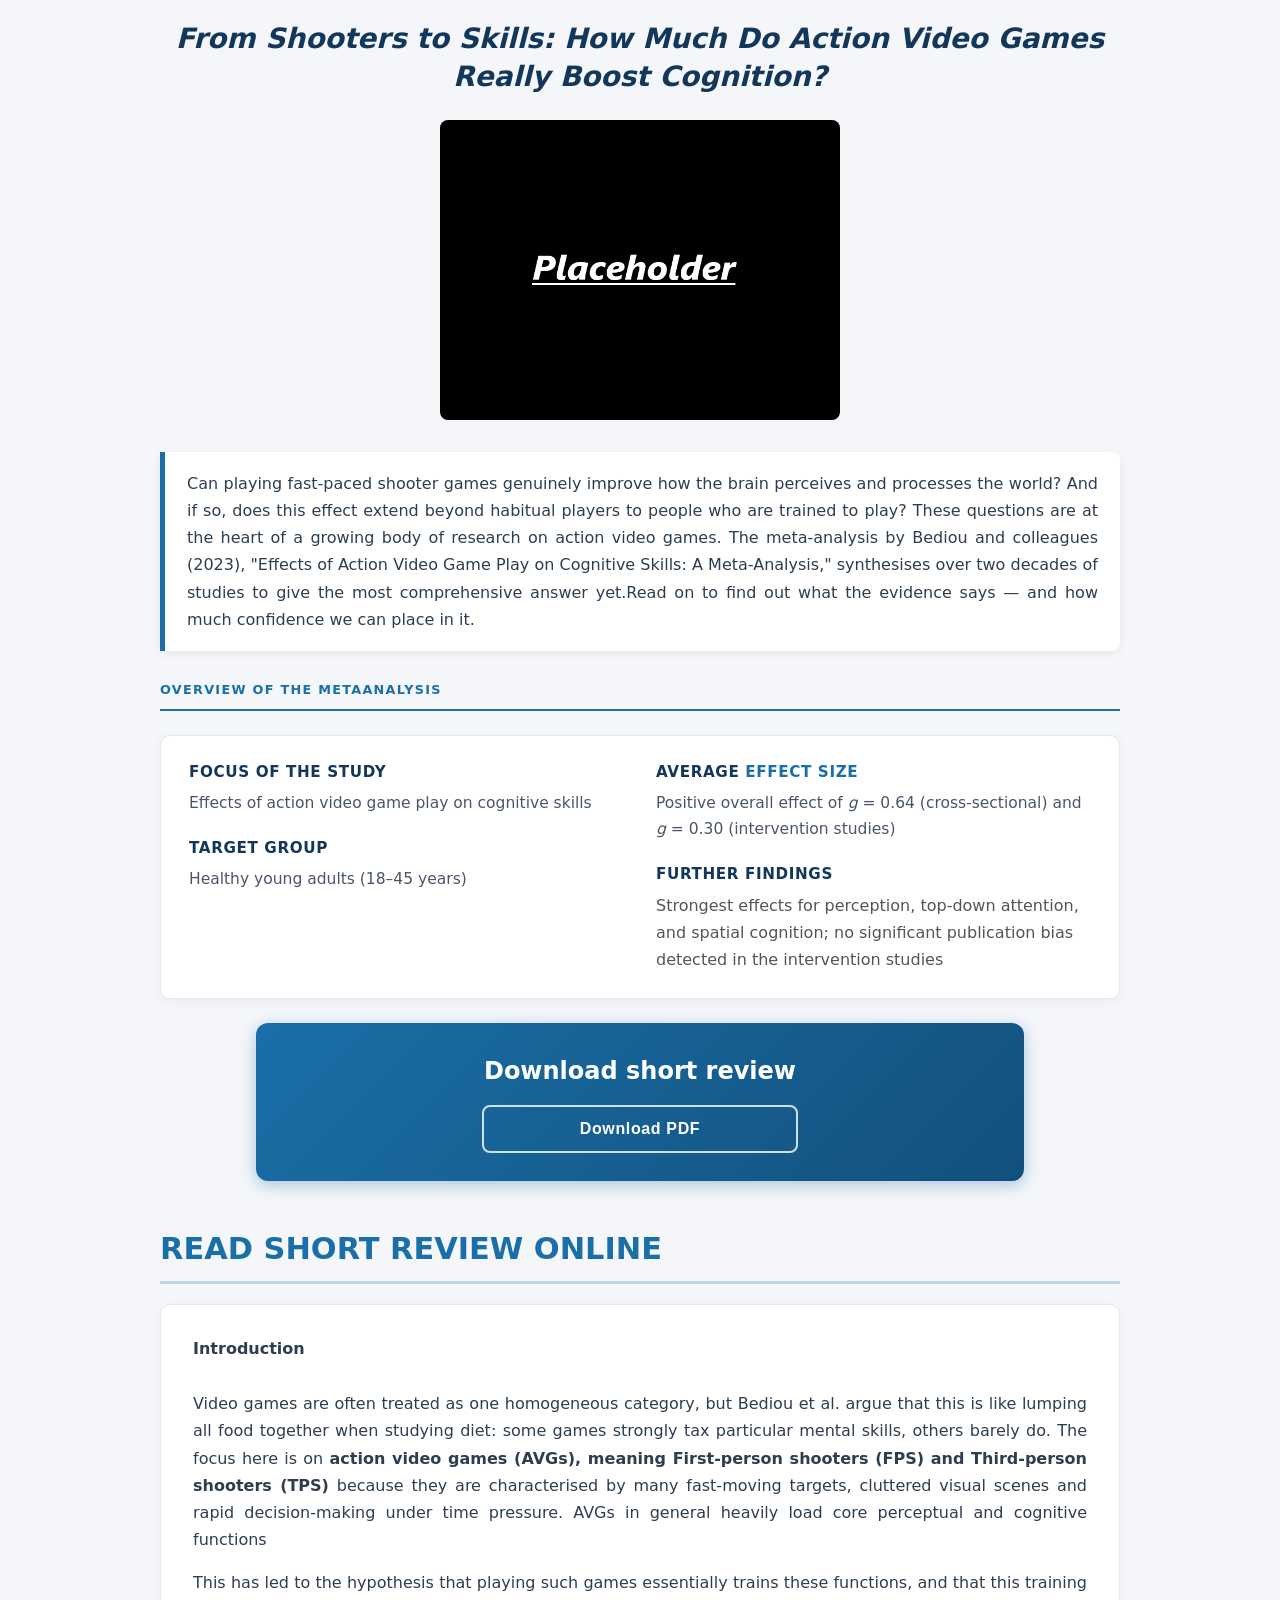
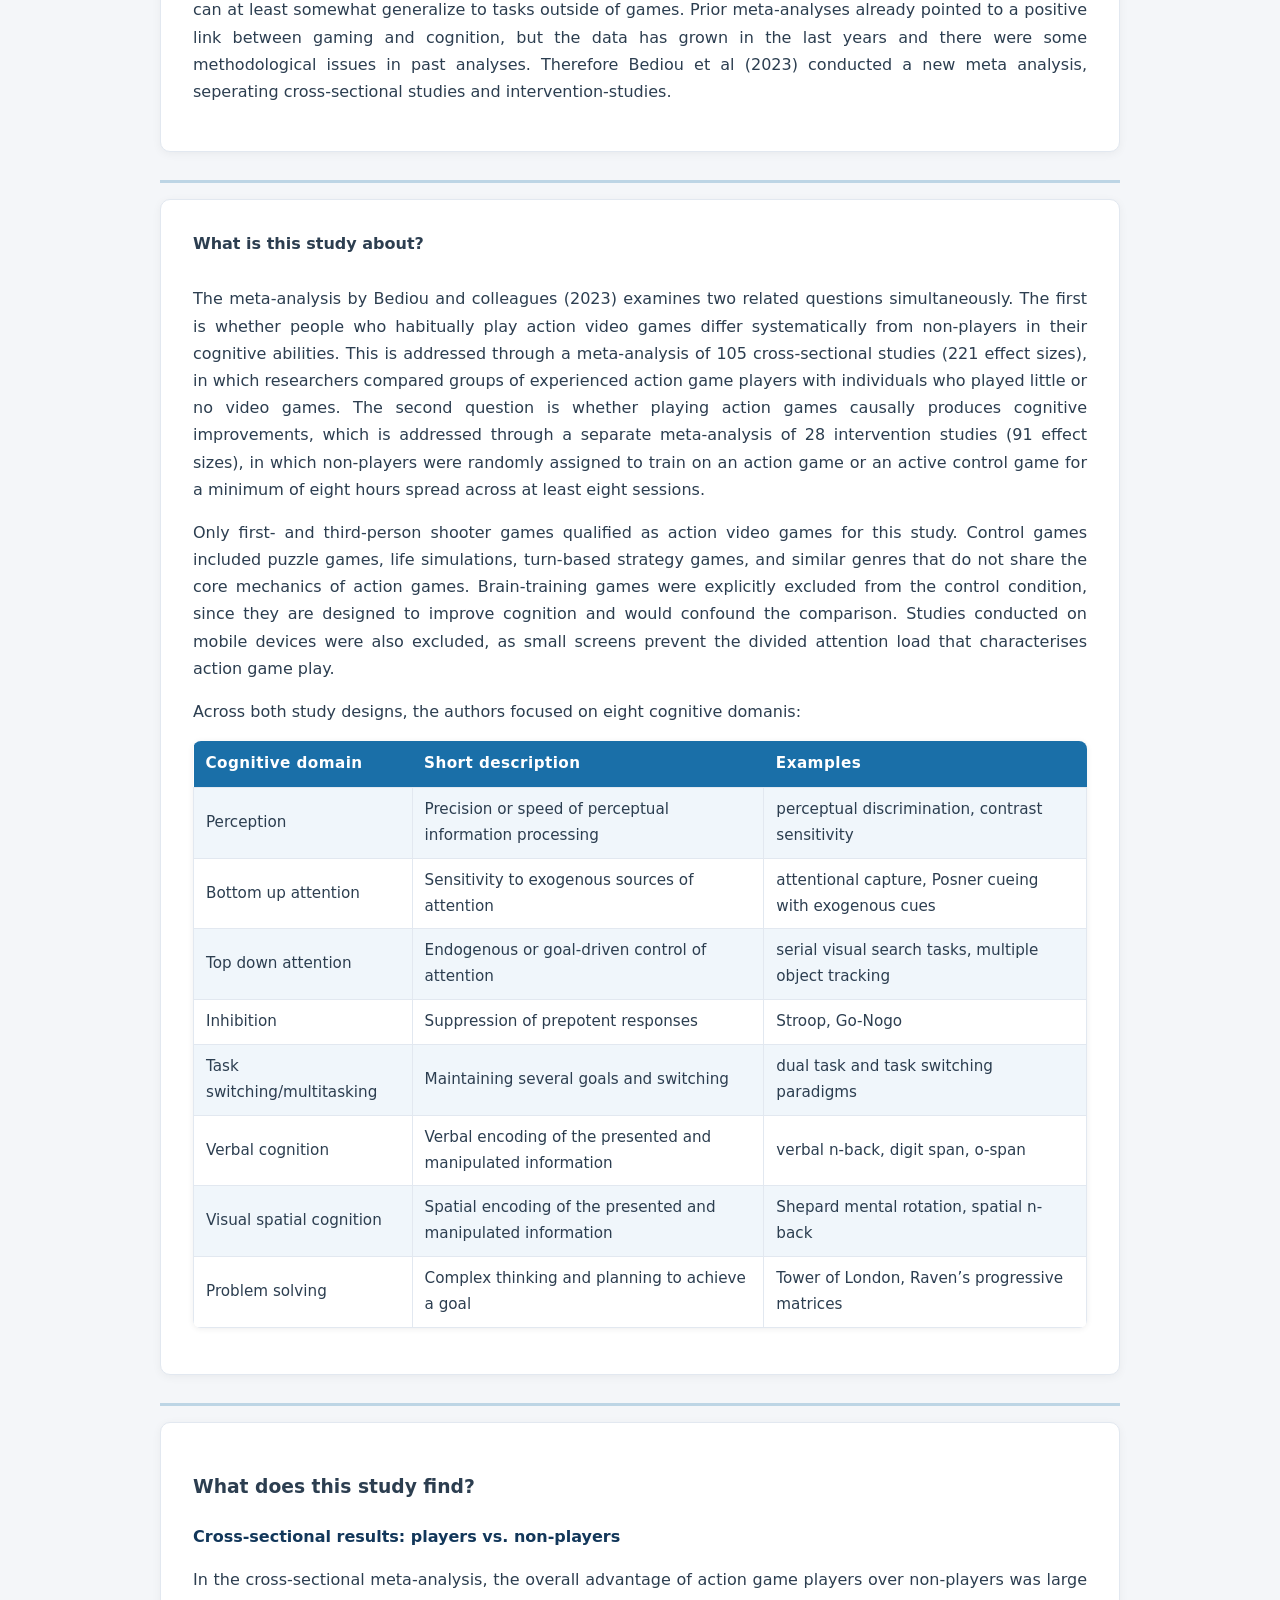
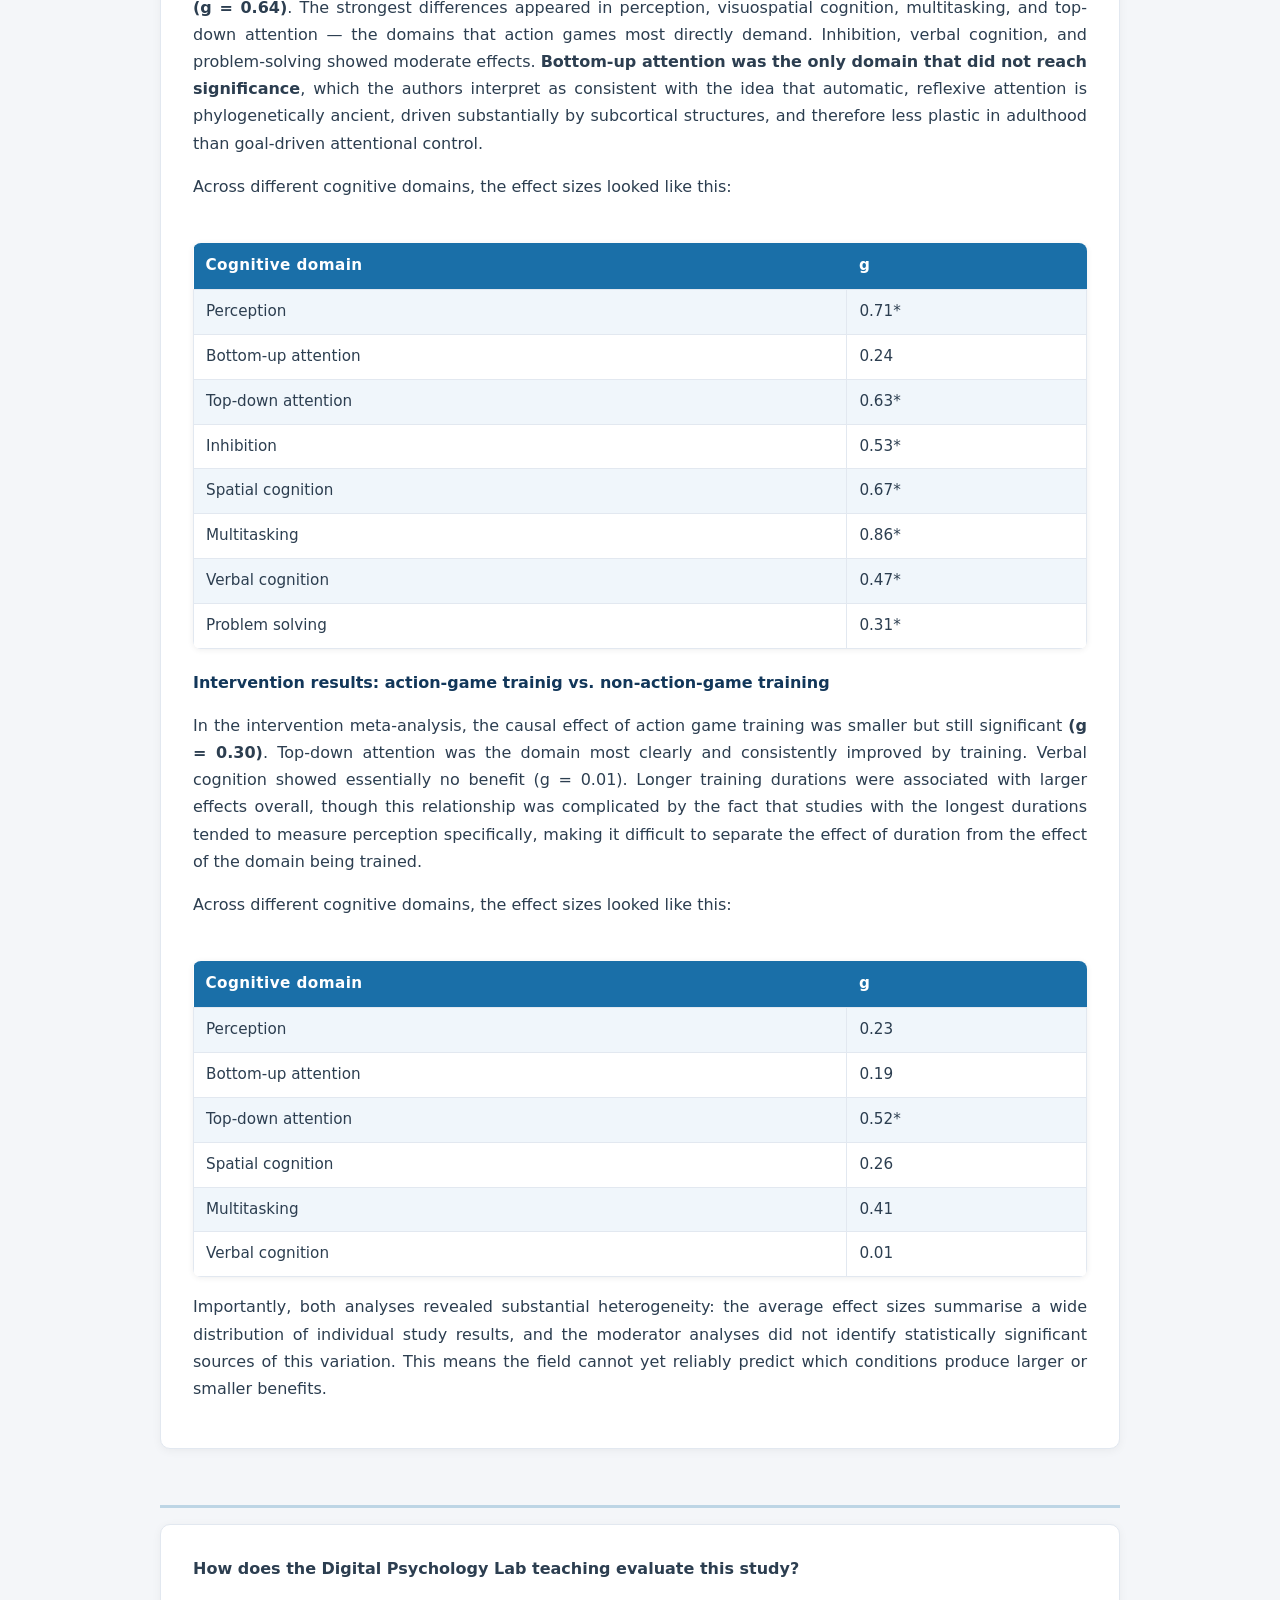
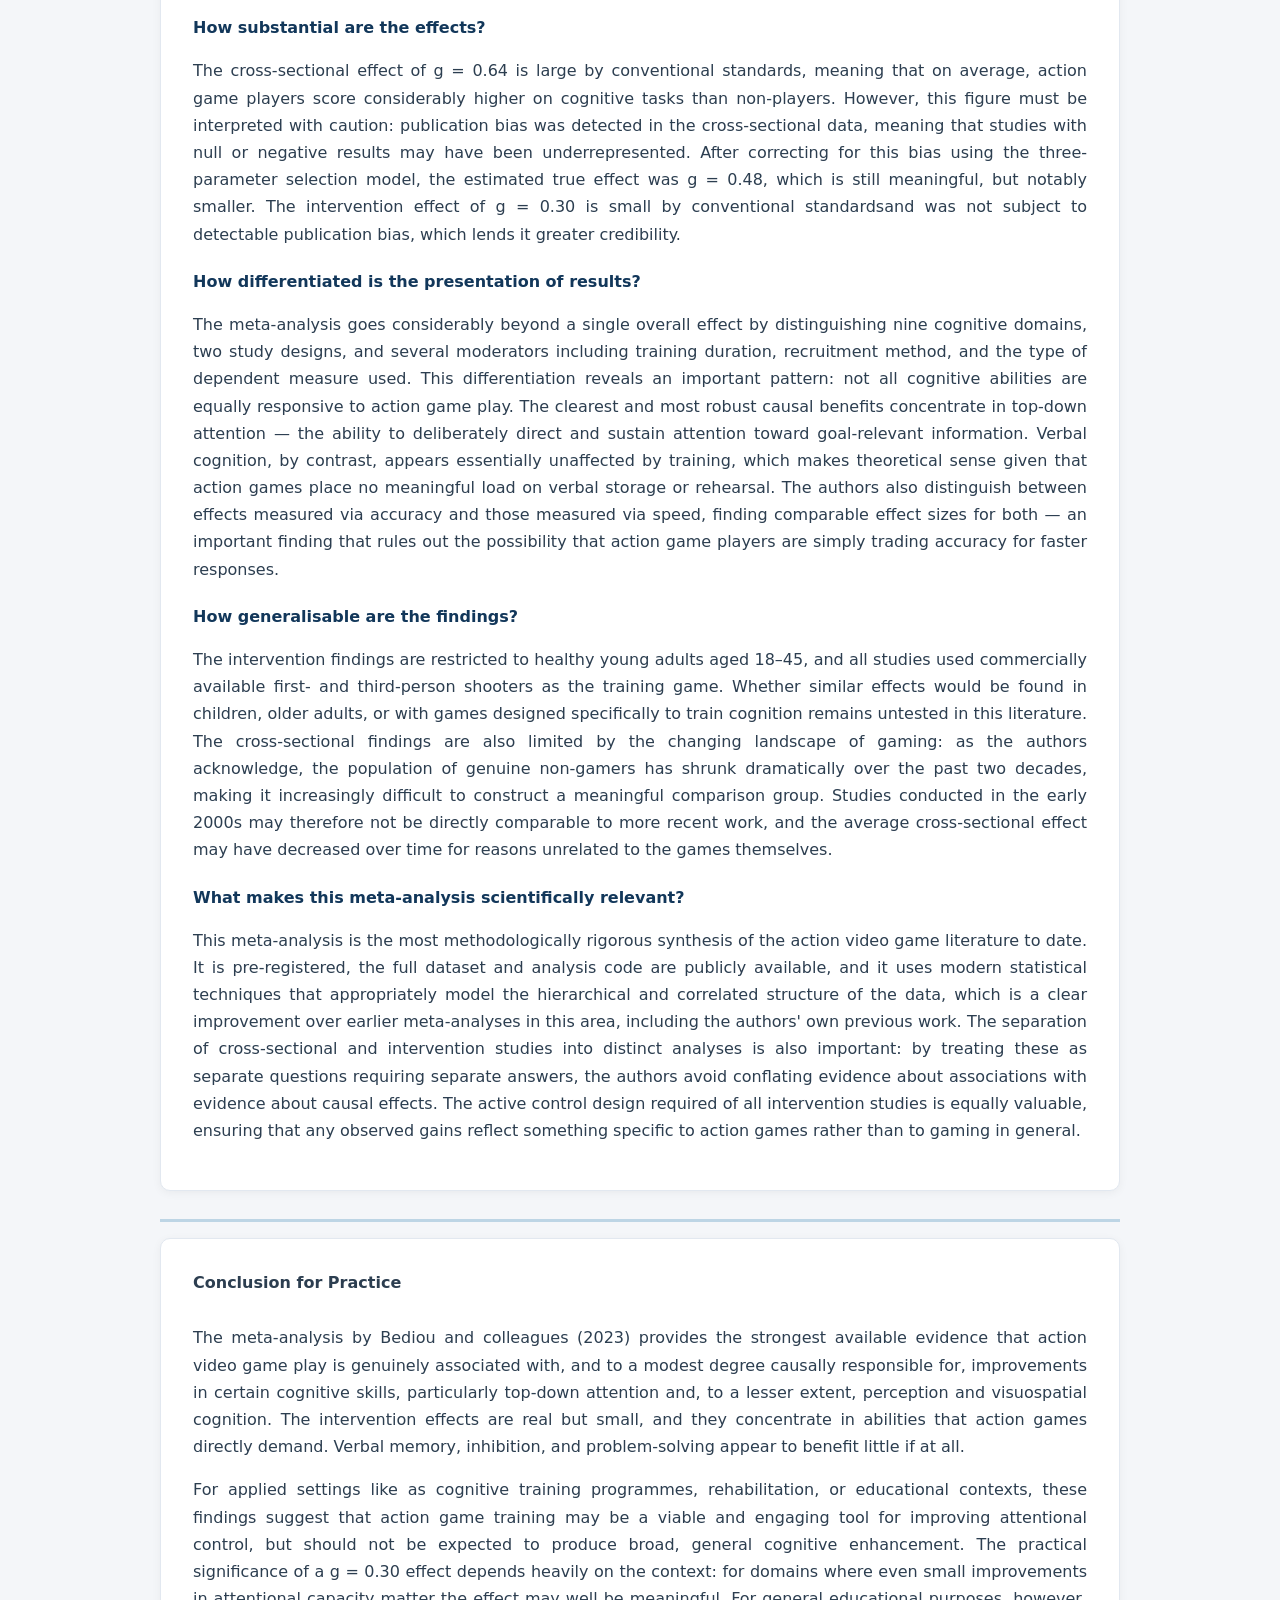
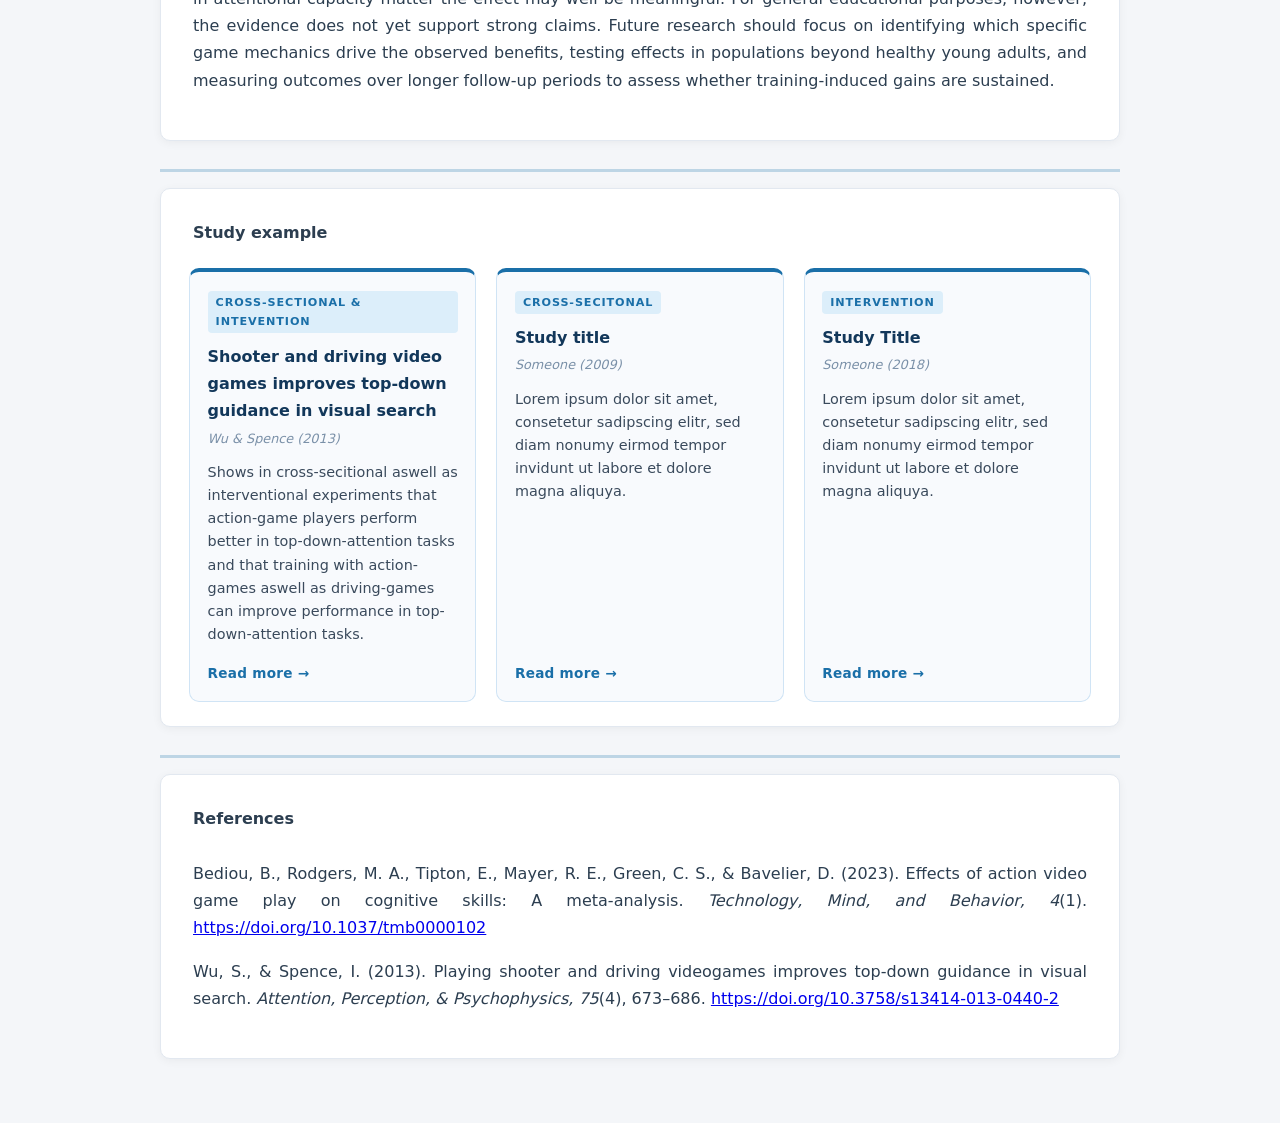
<file: index.html>
<!DOCTYPE html>
<html>
  <head>
      <title>Bediou et al. (2023) Effects of Action Video Game Play on Cognitive Skills: A Meta-Analysis </title>
      <meta charset="utf-8">
      <meta name="viewport" content="width=device-width, initial-scale=1.0">
      
      <link rel="stylesheet" href="style.css">
      

  </head>
<body>


<div class="generalRules">
<h1> From Shooters to Skills: How Much Do Action Video Games Really Boost Cognition? </h1>
<div class="titleImage">
  <img width="400" height="300" src="images/placeholder.png">
</div>
<div class="titleTextContent">
  <div class="titleText">
    Can playing fast-paced shooter games genuinely improve how the brain perceives and processes the world?
    And if so, does this effect extend beyond habitual players to people who are trained to play?
    These questions are at the heart of a growing body of research on action video games. 
    The meta-analysis by Bediou and colleagues (2023), "Effects of Action Video Game Play on Cognitive
    Skills: A Meta-Analysis," synthesises over two decades of studies to give the most comprehensive
    answer yet.Read on to find out what the evidence says — and how much confidence we can place in it.
  </div>
</div>

<h2>
  Overview of the Metaanalysis
</h2>

<div class="sectionTextBox">
  <div class="summaryBox">

    <div>
      <p class="summaryHeading">Focus of the study</p>
      <p class="summaryText"> Effects of action video game play on cognitive skills</p>

      <p class="summaryHeading">Target group</p>
      <p class="summaryText">Healthy young adults (18–45 years)</p>
    </div>

    <div>
      <p class="summaryHeading">
        Average <span style="color: #1a6fa8;">effect size</span>
      </p>
      <p class="summaryText">
        Positive overall effect of  <em>g</em> = 0.64 (cross-sectional) and <em>g</em> = 0.30 (intervention studies)
      </p>

      <p class="summaryHeading"> Further findings</p>
      <p style="color: #555; margin: 0;">
        Strongest effects for perception, top-down attention, and spatial cognition; no significant publication bias detected in the intervention studies
      </p>
    </div>

  </div>
</div>
<div class="downloadContainer">
  <b>Download short review <br></b> 
  <a href="example.pdf">
  <button class="downloadbutton"> <b>Download PDF</b></button>
  </a>
</div>

<div class="sectionHeader">
  READ SHORT REVIEW ONLINE
  <div class="horizontalLine"> </div>
</div>
<div class="sectionTextBox">
<div class="sectionText">
<b>Introduction</b>
</div>
<div class="sectionText">
<p>
Video games are often treated as one homogeneous category, but Bediou et al. argue that this is like lumping all food 
together when studying diet: some games strongly tax particular mental skills, others barely do. The focus here is on <b>action video games (AVGs),
meaning First‑person shooters (FPS) and Third‑person shooters (TPS)</b> because they are characterised by many fast‑moving targets, cluttered visual scenes
and rapid decision‑making under time pressure. AVGs in general heavily load core perceptual and cognitive functions
</p>
<p> 
This has led to the hypothesis that playing such games essentially trains these functions, and that this training can at least somewhat
generalize to tasks outside of games. Prior meta‑analyses already pointed to a positive link between gaming and cognition, but
the data has grown in the last years and there were some methodological issues in past analyses. Therefore Bediou et al (2023)
conducted a new meta analysis, seperating cross-sectional studies and intervention-studies.
</p>
</div>
</div>
<div class="horizontalLine"> </div>
<div class="sectionTextBox">
<div class="sectionText">
<b>What is this study about?</b>
</div>
<div class="sectionText">
  <p>
    The meta-analysis by Bediou and colleagues (2023) examines two related questions simultaneously.
    The first is whether people who habitually play action video games differ systematically from 
    non-players in their cognitive abilities. This is addressed through a meta-analysis of 105 
    cross-sectional studies (221 effect sizes), in which researchers compared groups of experienced 
    action game players with individuals who played little or no video games. The second question is 
    whether playing action games causally produces cognitive improvements, which is addressed through a 
    separate meta-analysis of 28 intervention studies (91 effect sizes), in which non-players were 
    randomly assigned to train on an action game or an active control game for a
    minimum of eight hours spread across at least eight sessions. 
  </p>
  <p> 
    Only first- and third-person shooter games qualified as action video games for this study. Control
    games included puzzle games, life simulations, turn-based strategy games, and similar genres that
    do not share the core mechanics of action games. Brain-training games were explicitly excluded from
    the control condition, since they are designed to improve cognition and would confound the comparison.
    Studies conducted on mobile devices were also excluded, as small screens prevent the
    divided attention load that characterises action game play.
    </p>
  <p>
    Across both study designs, the authors focused on eight cognitive domanis:
  </p>
    
  <table>
    <tr>
      <th>Cognitive domain</th>
      <th>Short description</th>
      <th>Examples</th>
    </tr>
    <tr>
      <td>Perception</td>
      <td>Precision or speed of perceptual information processing</td>
      <td>perceptual discrimination, contrast sensitivity</td>
    </tr>
    <tr>
      <td>Bottom up attention </td>
      <td>Sensitivity to exogenous sources of attention</td>
      <td>attentional capture, Posner cueing with exogenous cues</td>
    </tr>
    <tr>
      <td>Top down attention</td>
      <td>Endogenous or goal-driven control of attention</td>
      <td>serial visual search tasks, multiple object tracking</td>
    </tr>
    <tr>
      <td>Inhibition</td>
      <td>Suppression of prepotent responses</td>
      <td>Stroop, Go-Nogo</td>
    </tr>
    <tr>
      <td>Task switching/multitasking</td>
      <td>Maintaining several goals and switching</td>
      <td>dual task and task switching paradigms</td>
    </tr>
    <tr>
      <td>Verbal cognition</td>
      <td>Verbal encoding of the presented and manipulated information </td>
      <td>verbal n-back, digit span, o-span</td>
    </tr>
    <tr>
      <td>Visual spatial cognition</td>
      <td>Spatial encoding of the presented and manipulated information</td>
      <td>Shepard mental rotation, spatial n-back</td>
    </tr>
    <tr>
      <td>Problem solving</td>
      <td>Complex thinking and planning to achieve a goal</td>
      <td>Tower of London, Raven’s progressive matrices</td>
    </tr>
  </table>
</div>
</div>
<div class="spaceBetween"></div>
<div class="horizontalLine"> </div>
<div class="sectionTextBox">
<div class="sectionText">
<h3>What does this study find?</h3>
<h4>Cross-sectional results: players vs. non-players</h4>
<p>
  In the cross-sectional meta-analysis, the overall advantage of action game players over
  non-players was large <b>(g = 0.64)</b>. The strongest differences appeared in perception, visuospatial
  cognition, multitasking, and top-down attention — the domains that action games most directly
  demand. Inhibition, verbal cognition, and problem-solving showed moderate effects. <b>Bottom-up
  attention was the only domain that did not reach significance</b>, which the authors interpret as
  consistent with the idea that automatic, reflexive attention is phylogenetically ancient,
  driven substantially by subcortical structures, and therefore less plastic in adulthood than 
  goal-driven attentional control.
</p>
Across different cognitive domains, the effect sizes looked like this: 
<br><br>
  <table>
    <tr>
      <th>Cognitive domain</th>
      <th><b>g</b></th>
    </tr>
    <tr>
      <td>Perception</td>
      <td>0.71*</td>
    </tr>
    <tr>
      <td>Bottom-up attention</td>
      <td>0.24</td>
    </tr>
    <tr>
      <td>Top-down attention</td>
      <td>0.63*</td>
    </tr>
    <tr>
      <td>Inhibition </td>
      <td>0.53*</td>
    </tr>
    <tr>
      <td>Spatial cognition </td>
      <td>0.67*</td>
    </tr>
    <tr>
      <td>Multitasking</td>
      <td>0.86*</td>
    </tr>
    <tr>
      <td>Verbal cognition</td>
      <td>0.47*</td>
    </tr>
    <tr>
      <td>Problem solving</td>
      <td>0.31*</td>
    </tr>
  </table>

<h4>Intervention results: action-game trainig vs. non-action-game training</h4>
<p>
  In the intervention meta-analysis, the causal effect of action game training was smaller
  but still significant <b>(g = 0.30)</b>. Top-down attention was the domain most clearly and consistently
  improved by training. Verbal cognition showed essentially no benefit (g = 0.01). Longer training
  durations were associated with larger effects overall, though this relationship was complicated 
  by the fact that studies with the longest durations tended to measure perception specifically, 
  making it difficult to separate the effect of duration from the effect of the domain being trained.
</p>
Across different cognitive domains, the effect sizes looked like this: 
<br><br>
<table>
    <tr>
      <th>Cognitive domain</th>
      <th><b>g</b></th>
    </tr>
    <tr>
      <td>Perception</td>
      <td>0.23</td>
    </tr>
    <tr>
      <td>Bottom-up attention</td>
      <td>0.19</td>
    </tr>
    <tr>
      <td>Top-down attention</td>
      <td>0.52*</td>
    </tr>
    <tr>
      <td>Spatial cognition </td>
      <td>0.26</td>
    </tr>
    <tr>
      <td>Multitasking</td>
      <td>0.41</td>
    </tr>
    <tr>
      <td>Verbal cognition</td>
      <td>0.01</td>
    </tr>
  </table>

  <p>
    Importantly, both analyses revealed substantial heterogeneity: the average effect sizes summarise a
    wide distribution of individual study results, and the moderator analyses did not identify 
    statistically significant sources of this variation. This means the field cannot yet reliably 
    predict which conditions produce larger or smaller benefits.
  </p>
</div>
</div>
<div class="sectionText">

<p> </p>
</div>
<div class="spaceBetween"></div>
<div class="horizontalLine"> </div>
<div class="sectionTextBox">
<div class="sectionText">
<b>How does the Digital Psychology Lab teaching evaluate this study?</b>
</div>
<div class="sectionText">
<h4> How substantial are the effects? </h4>
<p>The cross-sectional effect of g = 0.64 is large by conventional standards, meaning that on average, 
  action game players score considerably higher on cognitive tasks than non-players. However, this
  figure must be interpreted with caution: publication bias was detected in the cross-sectional data,
  meaning that studies with null or negative results may have been underrepresented. After correcting
  for this bias using the three-parameter selection model, the estimated true effect was g = 0.48, which
  is still meaningful, but notably smaller. The intervention effect of g = 0.30 is small by conventional
  standardsand was not subject to detectable publication bias, which lends it greater credibility.
</p>
<h4> How differentiated is the presentation of results? </h4>
<p> 
  The meta-analysis goes considerably beyond a single overall effect by distinguishing nine
  cognitive domains, two study designs, and several moderators including training duration,
  recruitment method, and the type of dependent measure used. This differentiation reveals an
  important pattern: not all cognitive abilities are equally responsive to action game play. 
  The clearest and most robust causal benefits concentrate in top-down attention — the ability
  to deliberately direct and sustain attention toward goal-relevant information. Verbal cognition,
  by contrast, appears essentially unaffected by training, which makes theoretical sense given
  that action games place no meaningful load on verbal storage or rehearsal. The authors also 
  distinguish between effects measured via accuracy and those measured via speed, finding comparable
  effect sizes for both — an important finding that rules out the possibility that action game players
  are simply trading accuracy for faster responses.
</p>
<h4>How generalisable are the findings?</h4>
<p>
  The intervention findings are restricted to healthy young adults aged 18–45, and all studies used 
  commercially available first- and third-person shooters as the training game. Whether similar effects 
  would be found in children, older adults, or with games designed specifically to train cognition 
  remains untested in this literature. The cross-sectional findings are also limited by the changing 
  landscape of gaming: as the authors acknowledge, the population of genuine non-gamers has shrunk 
  dramatically over the past two decades, making it increasingly difficult to construct a meaningful 
  comparison group. Studies conducted in the early 2000s may therefore not be directly comparable to 
  more recent work, and the average cross-sectional effect may have
  decreased over time for reasons unrelated to the games themselves.
</p>
<h4>What makes this meta-analysis scientifically relevant?</h4>
<p>
  This meta-analysis is the most methodologically rigorous synthesis of the action video game literature
  to date. It is pre-registered, the full dataset and analysis code are publicly available, and it uses
  modern statistical techniques that appropriately model the hierarchical and correlated structure of
  the data, which is a clear improvement over earlier meta-analyses in this area, including the authors' own
  previous work. The separation of cross-sectional and intervention studies into distinct analyses is
  also important: by treating these as separate questions requiring separate answers, the authors avoid
  conflating evidence about associations with evidence about causal effects. The active control design
  required of all intervention studies is equally valuable, ensuring that any observed gains reflect
  something specific to action games rather than to gaming in general. 
</p>
</div>
</div>
<div class="spaceBetween"></div>
<div class="horizontalLine"> </div>
<div class="sectionTextBox">
<div class="sectionText">
<b>Conclusion for Practice</b>
</div>
<div class="sectionText">
<p>The meta-analysis by Bediou and colleagues (2023) provides the strongest available evidence that 
action video game play is genuinely associated with, and to a modest degree causally responsible for,
improvements in certain cognitive skills, particularly top-down attention and, to a lesser extent, 
perception and visuospatial cognition. The intervention effects are real but small, and they concentrate
in abilities that action games directly demand. Verbal memory, inhibition, and problem-solving appear 
to benefit little if at all.
</p>

<p>
For applied settings like as cognitive training programmes, rehabilitation, or educational 
contexts, these findings suggest that action game training may be a viable and engaging tool 
for improving attentional control, but should not be expected to produce broad, general cognitive 
enhancement. The practical significance of a g = 0.30 effect depends heavily on the context: for 
domains where even small improvements in attentional capacity matter the effect may well be 
meaningful. For general educational purposes, however, the evidence does not yet support strong claims. 
Future research should focus on identifying which specific game mechanics drive the observed benefits, 
testing effects in populations beyond healthy young adults, and measuring outcomes over 
longer follow-up periods to assess whether training-induced gains are sustained.
</p>
</div>
</div>
<div class="spaceBetween"></div>
<div class="horizontalLine"> </div>
<div class="sectionTextBox">
<div class="sectionText">
<b>Study example</b>
</div>
<div class="studyCardsGrid">

    <a href="study_wu2013.html" class="studyCard">
      <div class="studyCardTag">Cross-sectional & Intevention</div>
      <div class="studyCardTitle">Shooter and driving video games improves top-down guidance in visual search</div>
      <div class="studyCardMeta"> Wu & Spence (2013)</div>
      <p class="studyCardDesc">
        Shows in cross-secitional aswell as interventional experiments that action-game players perform better in 
        top-down-attention tasks and that training with action-games aswell as driving-games can improve performance
        in top-down-attention tasks.
      </p>
      <span class="studyCardLink">Read more →</span>
    </a>

    <a href="study_2.html" class="studyCard">
      <div class="studyCardTag">Cross-Secitonal</div>
      <div class="studyCardTitle">Study title</div>
      <div class="studyCardMeta">Someone (2009)</div>
      <p class="studyCardDesc">
        Lorem ipsum dolor sit amet, consetetur sadipscing elitr, sed diam nonumy eirmod tempor
         invidunt ut labore et dolore magna aliquya.
      </p>
      </p>
      <span class="studyCardLink">Read more →</span>
    </a>

    <a href="study_3.html" class="studyCard">
      <div class="studyCardTag">Intervention</div>
      <div class="studyCardTitle">Study Title</div>
      <div class="studyCardMeta">Someone (2018)</div>
      <p class="studyCardDesc">
        Lorem ipsum dolor sit amet, consetetur sadipscing elitr, sed diam nonumy eirmod tempor
         invidunt ut labore et dolore magna aliquya.
      </p>
      <span class="studyCardLink">Read more →</span>
    </a>

  </div>

</div>
<div class="spaceBetween"></div>
<div class="horizontalLine"> </div>
<div class="sectionTextBox">
<div class="sectionText">
<b>References</b>
</div>
<div class="sectionText">
  <p>
    Bediou, B., Rodgers, M. A., Tipton, E., Mayer, R. E., Green, C. S., & Bavelier, D. (2023). 
    Effects of action video game play on cognitive skills: A meta-analysis. <em>Technology, Mind, and Behavior, 4</em>(1). <a href="https://doi.org/10.1037/tmb0000102">https://doi.org/10.1037/tmb0000102</a>
  </p>
  <p>
    Wu, S., & Spence, I. (2013). Playing shooter and driving videogames improves top-down guidance in visual search.
    <em>Attention, Perception, & Psychophysics, 75</em>(4), 673–686. <a href="https://doi.org/10.3758/s13414-013-0440-2">https://doi.org/10.3758/s13414-013-0440-2</a>
  </p>
</div>
</div>
</div>
 

      </div>
      
      
   </body> 
    
    
    
    
    
  
</html>
</file>
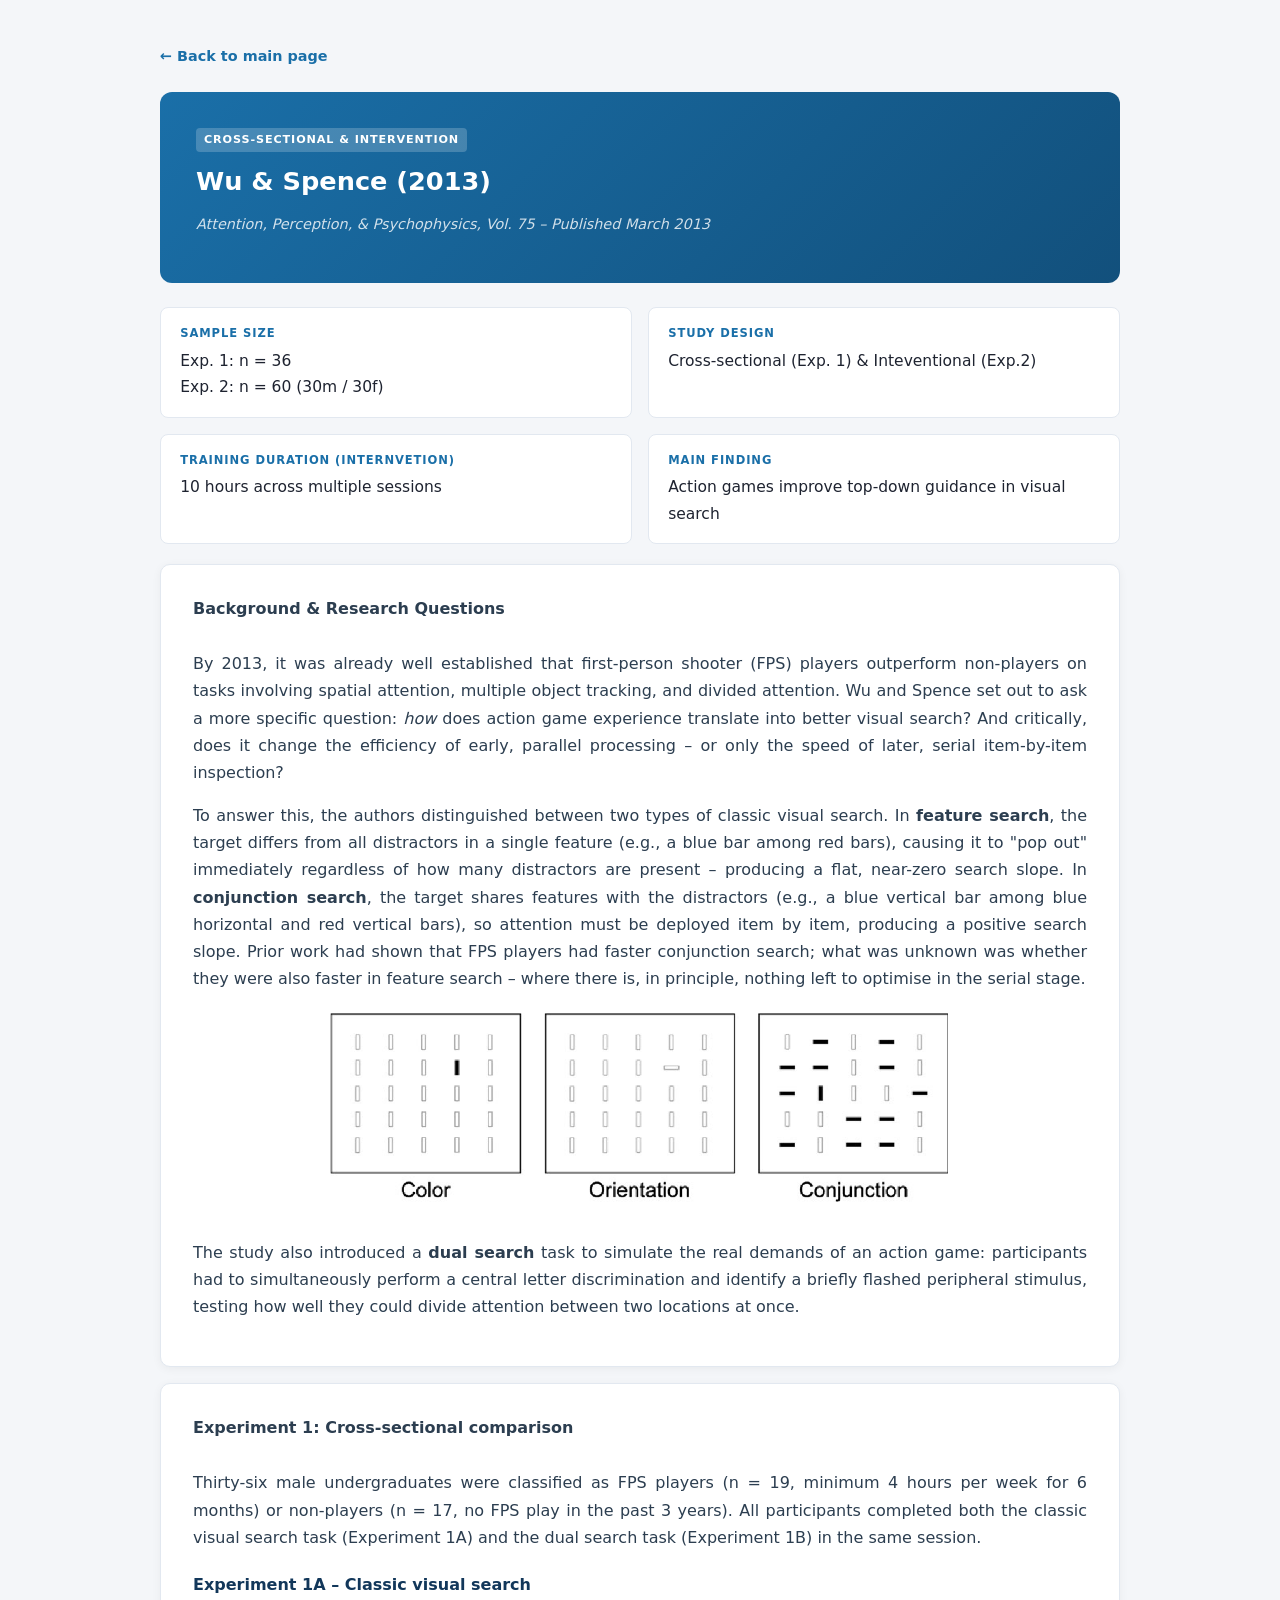
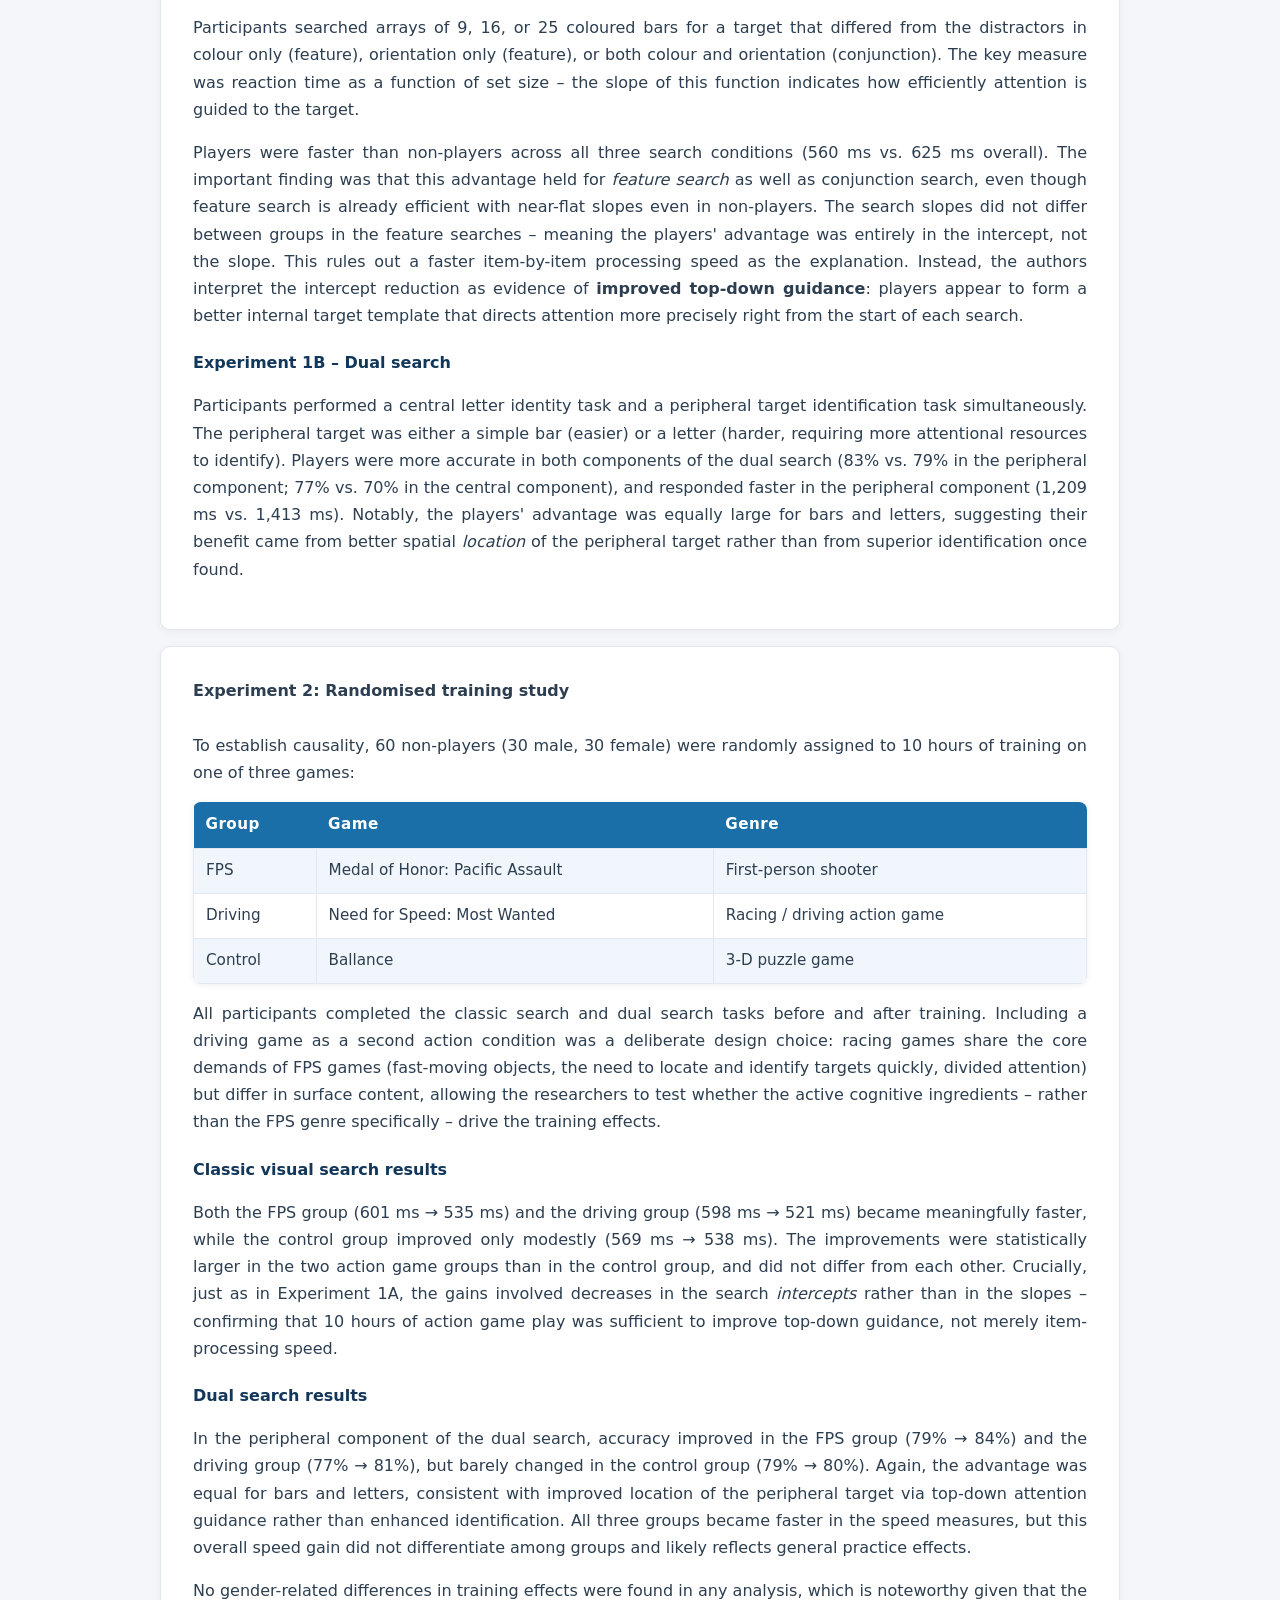
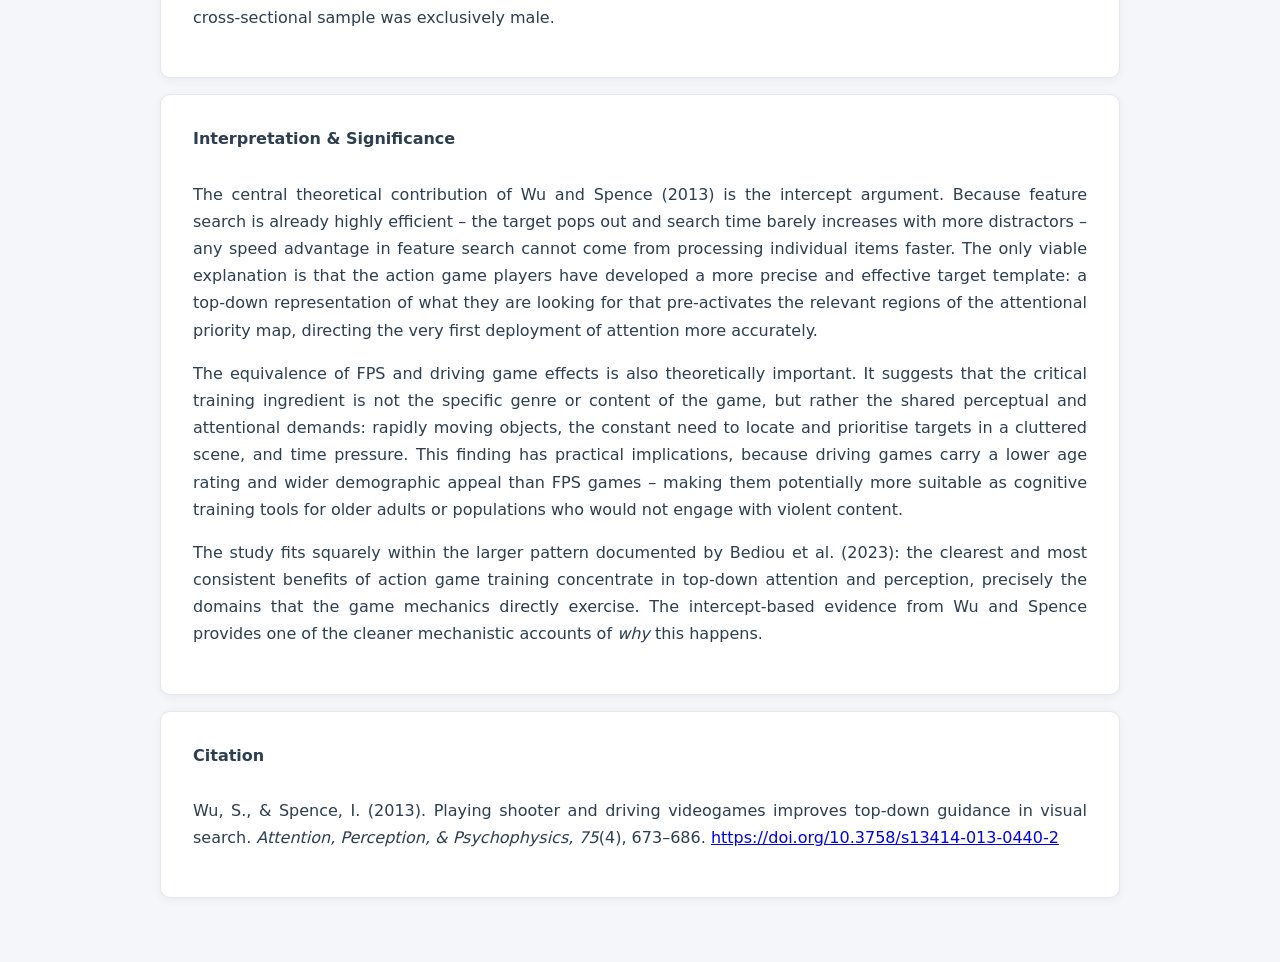
<file: study_wu2013.html>
<!DOCTYPE html>
<html>
<head>
  <title>Wu & Spence (2013) – Study Detail</title>
  <meta charset="utf-8">
  <meta name="viewport" content="width=device-width, initial-scale=1.0">
  <link rel="stylesheet" href="style.css">
  <style>
    .backLink {
      display: inline-flex;
      align-items: center;
      gap: 6px;
      font-size: 0.9rem;
      font-weight: 600;
      color: #1a6fa8;
      text-decoration: none;
      margin-bottom: 1.5rem;
    }
    .backLink:hover { text-decoration: underline; }

    .studyHero {
      background: linear-gradient(135deg, #1a6fa8 0%, #12507c 100%);
      color: white;
      border-radius: 12px;
      padding: 2rem 2.25rem;
      margin-bottom: 1.5rem;
    }
    .studyHero .studyCardTag {
      background: rgba(255,255,255,0.2);
      color: white;
      margin-bottom: 0.75rem;
    }
    .studyHero h1 {
      color: white;
      font-style: normal;
      font-size: 1.6rem;
      margin: 0 0 0.4rem;
      text-align: left;
    }
    .studyHero .heroMeta {
      font-size: 0.9rem;
      opacity: 0.8;
      font-style: italic;
    }

    .detailGrid {
      display: grid;
      grid-template-columns: 1fr 1fr;
      gap: 1rem;
      margin-bottom: 1.25rem;
    }
    .detailItem {
      background: #fff;
      border: 1px solid #e2e8f0;
      border-radius: 8px;
      padding: 1rem 1.2rem;
    }
    .detailLabel {
      font-size: 0.72rem;
      font-weight: 700;
      text-transform: uppercase;
      letter-spacing: 0.08em;
      color: #1a6fa8;
      margin-bottom: 4px;
    }
    .detailValue {
      font-size: 0.97rem;
      color: #1e2330;
      font-weight: 500;
    }

    @media (max-width: 600px) {
      .detailGrid { grid-template-columns: 1fr; }
    }
  </style>
</head>
<body>
<div class="generalRules" style="padding-top: 24px;">

  <a href="index.html" class="backLink">← Back to main page</a>

  <div class="studyHero">
    <div class="studyCardTag">Cross-sectional & Intervention</div>
    <h1>Wu & Spence (2013)</h1>
    <p class="heroMeta">Attention, Perception, & Psychophysics, Vol. 75 – Published March 2013</p>
  </div>

  <div class="detailGrid">
    <div class="detailItem">
      <div class="detailLabel">Sample size</div>
      <div class="detailValue">Exp. 1: n = 36<br>Exp. 2: n = 60 (30m / 30f)</div>
    </div>
    <div class="detailItem">
      <div class="detailLabel">Study design</div>
      <div class="detailValue">Cross-sectional (Exp. 1) & Inteventional (Exp.2)</div>
    </div>
    <div class="detailItem">
      <div class="detailLabel">Training duration (Internvetion)</div>
      <div class="detailValue">10 hours across multiple sessions</div>
    </div>
    <div class="detailItem">
      <div class="detailLabel">Main finding</div>
      <div class="detailValue">Action games improve top-down guidance in visual search</div>
    </div>
  </div>

  <div class="sectionTextBox">
    <div class="sectionText">
      <b>Background & Research Questions</b>
    </div>
    <div class="sectionText">
      <p>
        By 2013, it was already well established that first-person shooter (FPS) players outperform
        non-players on tasks involving spatial attention, multiple object tracking, and divided
        attention. Wu and Spence set out to ask a more specific question: <em>how</em> does
        action game experience translate into better visual search? And critically, does it change
        the efficiency of early, parallel processing – or only the speed of later, serial
        item-by-item inspection?
      </p>
      <p>
        To answer this, the authors distinguished between two types of classic visual search.
        In <b>feature search</b>, the target differs from all distractors in a single
        feature (e.g., a blue bar among red bars), causing it to "pop out" immediately regardless
        of how many distractors are present – producing a flat, near-zero search slope. In
        <b>conjunction search</b>, the target shares features with the distractors
        (e.g., a blue vertical bar among blue horizontal and red vertical bars), so attention
        must be deployed item by item, producing a positive search slope. Prior work had shown
        that FPS players had faster conjunction search; what was unknown was whether they were
        also faster in feature search – where there is, in principle, nothing left to optimise
        in the serial stage.
      </p>
      <div class="titleImage"><img src="images/study1_task.png", style="max-width: 70%;"></div>
      
      <p>
        The study also introduced a <b>dual search</b> task to simulate the real
        demands of an action game: participants had to simultaneously perform a central letter
        discrimination and identify a briefly flashed peripheral stimulus, testing how well they
        could divide attention between two locations at once.
      </p>
    </div>
  </div>

  <div class="sectionTextBox">
    <div class="sectionText">
      <b>Experiment 1: Cross-sectional comparison</b>
    </div>
    <div class="sectionText">
      <p>
        Thirty-six male undergraduates were classified as FPS players (n = 19, minimum 4 hours
        per week for 6 months) or non-players (n = 17, no FPS play in the past 3 years). All
        participants completed both the classic visual search task (Experiment 1A) and the dual
        search task (Experiment 1B) in the same session.
      </p>
      <h4>Experiment 1A – Classic visual search</h4>
      <p>
        Participants searched arrays of 9, 16, or 25 coloured bars for a target that differed
        from the distractors in colour only (feature), orientation only (feature), or both colour
        and orientation (conjunction). The key measure was reaction time as a function of set
        size – the slope of this function indicates how efficiently attention is guided to the
        target.
      </p>
      <p>
        Players were faster than non-players across all three search conditions (560 ms vs.
        625 ms overall). The important finding was that this advantage held for <em>feature
        search</em> as well as conjunction search, even though feature search is already
        efficient with near-flat slopes even in non-players. The search slopes did not differ
        between groups in the feature searches – meaning the players' advantage was entirely in
        the intercept, not the slope. This rules out a faster item-by-item processing speed as
        the explanation. Instead, the authors interpret the intercept reduction as evidence of
        <b>improved top-down guidance</b>: players appear to form a better internal
        target template that directs attention more precisely right from the start of each search.
      </p>
      <h4>Experiment 1B – Dual search</h4>
      <p>
        Participants performed a central letter identity task and a peripheral target identification
        task simultaneously. The peripheral target was either a simple bar (easier) or a letter
        (harder, requiring more attentional resources to identify). Players were more accurate
        in both components of the dual search (83% vs. 79% in the peripheral component; 77%
        vs. 70% in the central component), and responded faster in the peripheral component
        (1,209 ms vs. 1,413 ms). Notably, the players' advantage was equally large for bars
        and letters, suggesting their benefit came from better spatial <em>location</em> of
        the peripheral target rather than from superior identification once found.
      </p>
    </div>
  </div>

  <div class="sectionTextBox">
    <div class="sectionText">
      <b>Experiment 2: Randomised training study</b>
    </div>
    <div class="sectionText">
      <p>
        To establish causality, 60 non-players (30 male, 30 female) were randomly assigned to
        10 hours of training on one of three games:
      </p>
      <table>
        <tr>
          <th>Group</th>
          <th>Game</th>
          <th>Genre</th>
        </tr>
        <tr>
          <td>FPS</td>
          <td>Medal of Honor: Pacific Assault</td>
          <td>First-person shooter</td>
        </tr>
        <tr>
          <td>Driving</td>
          <td>Need for Speed: Most Wanted</td>
          <td>Racing / driving action game</td>
        </tr>
        <tr>
          <td>Control</td>
          <td>Ballance</td>
          <td>3-D puzzle game</td>
        </tr>
      </table>
      <p>
        All participants completed the classic search and dual search tasks before and after
        training. Including a driving game as a second action condition was a deliberate design
        choice: racing games share the core demands of FPS games (fast-moving objects, the need
        to locate and identify targets quickly, divided attention) but differ in surface content,
        allowing the researchers to test whether the active cognitive ingredients – rather than
        the FPS genre specifically – drive the training effects.
      </p>
      <h4>Classic visual search results</h4>
      <p>
        Both the FPS group (601 ms → 535 ms) and the driving group (598 ms → 521 ms) became
        meaningfully faster, while the control group improved only modestly (569 ms → 538 ms).
        The improvements were statistically larger in the two action game groups than in the
        control group, and did not differ from each other. Crucially, just as in Experiment 1A,
        the gains involved decreases in the search <em>intercepts</em> rather than in the
        slopes – confirming that 10 hours of action game play was sufficient to improve top-down
        guidance, not merely item-processing speed.
      </p>
      <h4>Dual search results</h4>
      <p>
        In the peripheral component of the dual search, accuracy improved in the FPS group
        (79% → 84%) and the driving group (77% → 81%), but barely changed in the control
        group (79% → 80%). Again, the advantage was equal for bars and letters, consistent
        with improved location of the peripheral target via top-down attention guidance rather
        than enhanced identification. All three groups became faster in the speed measures,
        but this overall speed gain did not differentiate among groups and likely reflects
        general practice effects.
      </p>
      <p>
        No gender-related differences in training effects were found in any analysis, which
        is noteworthy given that the cross-sectional sample was exclusively male.
      </p>
    </div>
  </div>

 

  <div class="sectionTextBox">
    <div class="sectionText">
      <b>Interpretation & Significance</b>
    </div>
    <div class="sectionText">
      <p>
        The central theoretical contribution of Wu and Spence (2013) is the intercept argument.
        Because feature search is already highly efficient – the target pops out and search time
        barely increases with more distractors – any speed advantage in feature search cannot
        come from processing individual items faster. The only viable explanation is that the
        action game players have developed a more precise and effective target
        template: a top-down representation of what they are looking for that
        pre-activates the relevant regions of the attentional priority map, directing the
        very first deployment of attention more accurately.
      </p>
      <p>
        The equivalence of FPS and driving game effects is also theoretically important. It
        suggests that the critical training ingredient is not the specific genre or content of
        the game, but rather the shared perceptual and attentional demands: rapidly moving
        objects, the constant need to locate and prioritise targets in a cluttered scene, and
        time pressure. This finding has practical implications, because driving games carry a
        lower age rating and wider demographic appeal than FPS games – making them potentially
        more suitable as cognitive training tools for older adults or populations who would not
        engage with violent content.
      </p>
      <p>
        The study fits squarely within the larger pattern documented by Bediou et al. (2023):
        the clearest and most consistent benefits of action game training concentrate in
        top-down attention and perception, precisely the domains that the game mechanics
        directly exercise. The intercept-based evidence from Wu and Spence provides one of
        the cleaner mechanistic accounts of <em>why</em> this happens.
      </p>
    </div>
  </div>

  <div class="sectionTextBox">
    <div class="sectionText">
      <b>Citation</b>
    </div>
    <div class="sectionText">
      <p>
      Wu, S., & Spence, I. (2013). Playing shooter and driving videogames improves top-down guidance in visual search.
    <em>Attention, Perception, & Psychophysics, 75</em>(4), 673–686. <a href="https://doi.org/10.3758/s13414-013-0440-2">https://doi.org/10.3758/s13414-013-0440-2</a>
      </p>
    </div>
  </div>

</div>
</body>
</html>
</file>
<file: style.css>
/* ── Base & layout ──────────────────────────────────────────────── */
*, *::before, *::after {
  box-sizing: border-box;
}

body {
  background-color: #f4f6f9;
  margin: 0;
  padding: 20px 16px 48px;
}

.generalRules {
  font-family: 'Segoe UI', system-ui, sans-serif;
  display: flex;
  flex-direction: column;
  max-width: 960px;
  margin: auto;
  color: #1e2330;
  line-height: 1.7;
}

/* ── Headings ───────────────────────────────────────────────────── */
h1 {
  text-align: center;
  font-style: italic;
  font-size: 1.75rem;
  font-weight: 700;
  color: #12375a;
  margin: 0 0 1.5rem;
  line-height: 1.35;
}

h2 {
  text-align: left;
  font-size: 0.8rem;
  font-weight: 700;
  color: #1a6fa8;
  text-transform: uppercase;
  letter-spacing: 0.1em;
  border-bottom: 2px solid #1a6fa8;
  padding-bottom: 8px;
  margin: 0 0 1.5rem;
}

h4 {
  color: #12375a;
  margin: 1.25rem 0 0.4rem;
}

/* ── Images ─────────────────────────────────────────────────────── */
img {
  max-width: 100%;
  border-radius: 8px;
}

.titleImage {
  text-align: center;
  flex-basis: 40%;
  margin-bottom: 24px;
}

/* ── Title intro box ────────────────────────────────────────────── */
.titleTextContent {
  background: #fff;
  border-left: 5px solid #1a6fa8;
  border-radius: 0 8px 8px 0;
  box-shadow: 0 2px 8px rgba(0,0,0,0.07);
  margin-bottom: 28px;
  overflow: hidden;
}

.titleText {
  text-align: justify;
  font-size: 1rem;
  padding: 18px 22px;
  font-weight: 500;
  color: #2c3e50;
}

/* ── Section header ─────────────────────────────────────────────── */
.sectionHeader {
  padding-top: 24px;
  text-align: left;
  font-size: 1.9rem;
  font-weight: 600;
  color: #1a6fa8;
  line-height: 1.3;
  margin-bottom: 4px;
}

.horizontalLine {
  width: 100%;
  border-top: 3px solid #1a6fa8;
  opacity: 0.25;
  margin: 12px 0 16px;
}

/* ── Content cards ──────────────────────────────────────────────── */
.sectionTextBox {
  background: #fff;
  border: 1px solid #e2e8f0;
  border-radius: 10px;
  padding: 1.5rem 1.75rem;
  margin-bottom: 16px;
  box-shadow: 0 2px 10px rgba(0,0,0,0.05);
  transition: box-shadow 0.2s;
}

.sectionTextBox:hover {
  box-shadow: 0 4px 18px rgba(0,0,0,0.09);
}

.sectionText {
  text-align: justify;
  font-size: 1rem;
  padding: 6px 4px;
  font-weight: normal;
  color: #2c3e50;
}

/* ── Summary grid ───────────────────────────────────────────────── */
.summaryBox {
  display: grid;
  grid-template-columns: 1fr 1fr;
  gap: 2rem;
}

.summaryHeading {
  font-weight: 700;
  color: #12375a;
  margin: 0 0 4px;
  font-size: 0.95rem;
  text-transform: uppercase;
  letter-spacing: 0.04em;
}

.summaryText {
  color: #4a5568;
  margin: 0 0 1.25rem;
  font-size: 0.97rem;
}

/* ── Download banner ────────────────────────────────────────────── */
.downloadContainer {
  background: linear-gradient(135deg, #1a6fa8 0%, #12507c 100%);
  align-self: center;
  text-align: center;
  border-radius: 12px;
  padding: 28px 24px;
  width: 80%;
  color: white;
  font-size: 1.5rem;
  font-weight: 700;
  margin: 8px 0 24px;
  box-shadow: 0 4px 16px rgba(26,111,168,0.35);
}

.downloadbutton {
  background-color: transparent;
  border: 2px solid rgba(255,255,255,0.8);
  color: white;
  height: 48px;
  width: 44%;
  cursor: pointer;
  font-size: 1rem;
  font-weight: 600;
  border-radius: 8px;
  margin-top: 14px;
  letter-spacing: 0.04em;
  transition: background-color 0.18s, border-color 0.18s;
}

.downloadbutton:hover {
  background-color: rgba(255,255,255,0.15);
  border-color: white;
}

/* ── Table ──────────────────────────────────────────────────────── */
table {
  font-family: inherit;
  border-collapse: collapse;
  width: 100%;
  margin: 1rem 0;
  font-size: 0.95rem;
  border-radius: 8px;
  overflow: hidden;
  box-shadow: 0 1px 6px rgba(0,0,0,0.07);
}

th {
  background-color: #1a6fa8;
  color: #fff;
  text-align: left;
  padding: 10px 12px;
  font-weight: 600;
  letter-spacing: 0.03em;
}

td {
  border: 1px solid #e2e8f0;
  text-align: left;
  padding: 9px 12px;
  color: #2c3e50;
}

tr:nth-child(even) td {
  background-color: #f0f6fb;
}

tr:hover td {
  background-color: #e6f0fa;
}

/* ── Study cards grid ───────────────────────────────────────────── */
.studyCardsGrid {
  display: grid;
  grid-template-columns: repeat(3, 1fr);
  gap: 1.25rem;
  margin-top: 1rem;
}

.studyCard {
  display: flex;
  flex-direction: column;
  background: #f8fafd;
  border: 1px solid #d0e4f5;
  border-top: 4px solid #1a6fa8;
  border-radius: 10px;
  padding: 1.2rem 1.1rem 1rem;
  text-decoration: none;
  color: inherit;
  transition: transform 0.18s, box-shadow 0.18s, border-top-color 0.18s;
  cursor: pointer;
}

.studyCard:hover {
  transform: translateY(-4px);
  box-shadow: 0 8px 24px rgba(26,111,168,0.15);
  border-top-color: #12507c;
}

.studyCardTag {
  display: inline-block;
  font-size: 0.7rem;
  font-weight: 700;
  text-transform: uppercase;
  letter-spacing: 0.08em;
  color: #1a6fa8;
  background: #dceefa;
  border-radius: 4px;
  padding: 2px 8px;
  margin-bottom: 0.6rem;
  align-self: flex-start;
}

.studyCardTitle {
  font-size: 1rem;
  font-weight: 700;
  color: #12375a;
  margin-bottom: 0.2rem;
}

.studyCardMeta {
  font-size: 0.8rem;
  color: #7a90a8;
  margin-bottom: 0.75rem;
  font-style: italic;
}

.studyCardDesc {
  font-size: 0.9rem;
  color: #3a4a5c;
  line-height: 1.6;
  flex-grow: 1;
  margin: 0 0 1rem;
}

.studyCardLink {
  font-size: 0.85rem;
  font-weight: 600;
  color: #1a6fa8;
  margin-top: auto;
  letter-spacing: 0.02em;
}

.studyCard:hover .studyCardLink {
  color: #12507c;
  text-decoration: underline;
}

@media (max-width: 640px) {
  .studyCardsGrid {
    grid-template-columns: 1fr;
  }
}
</file>
